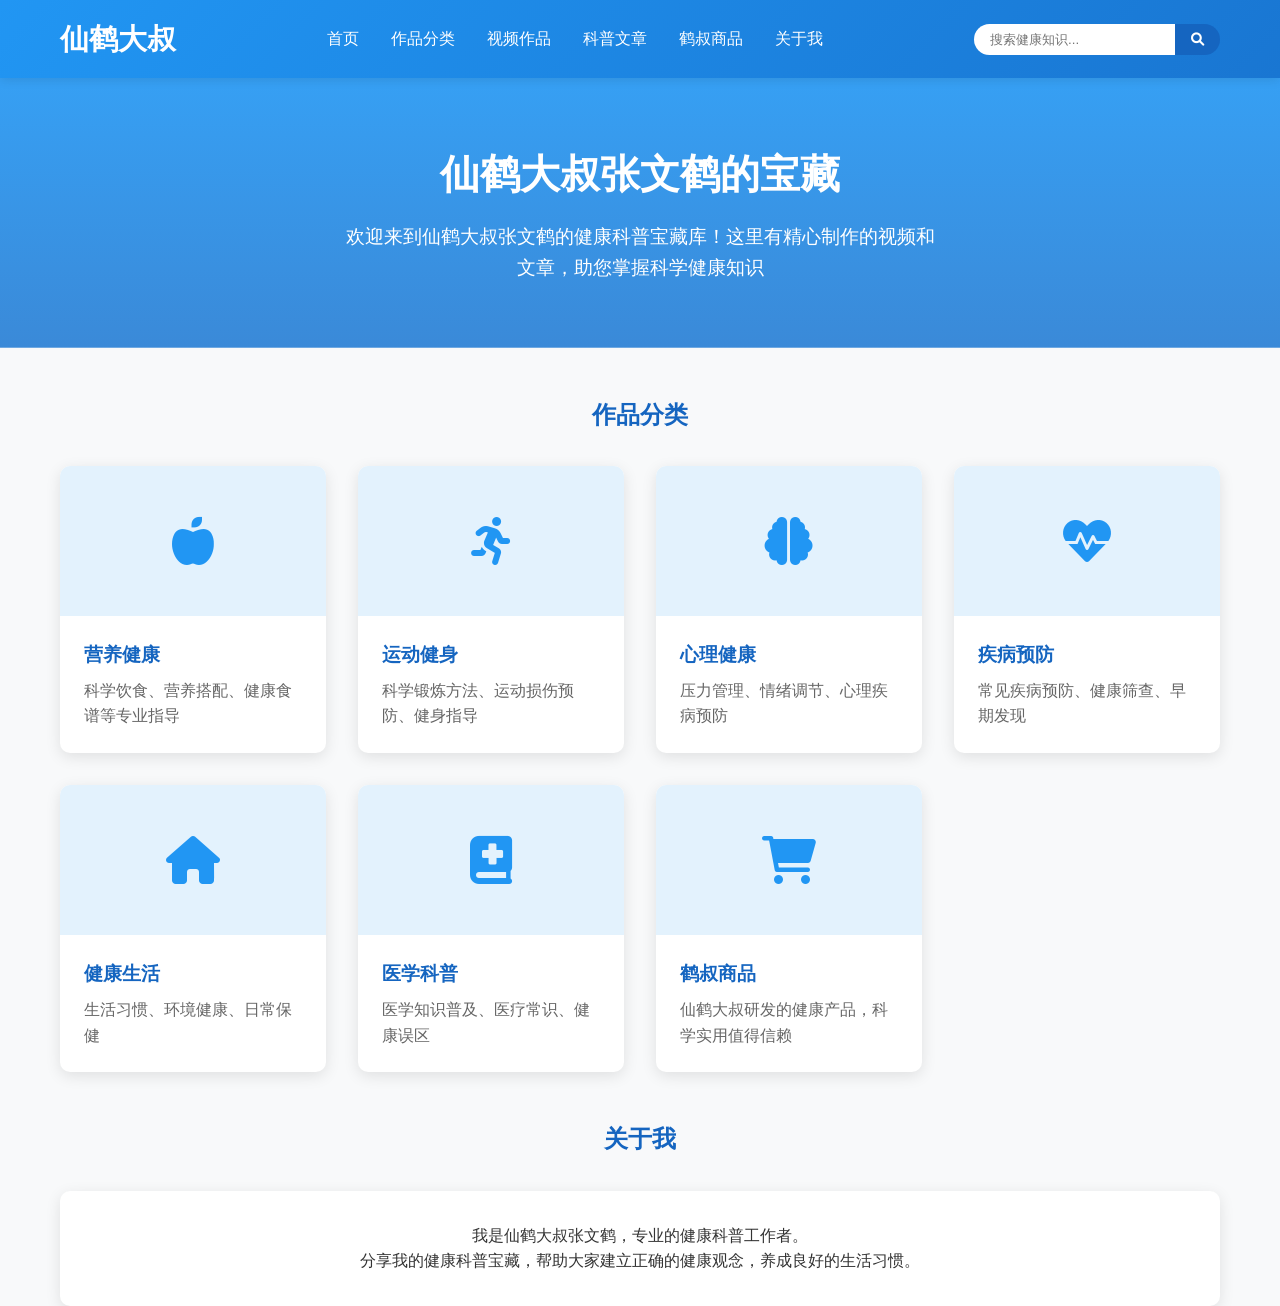
<file: index.html>
﻿<!DOCTYPE html>
<html lang="zh-CN">
<head>
    <meta charset="UTF-8">
    <meta name="viewport" content="width=device-width, initial-scale=1.0">
    <title>仙鹤大叔张文鹤的宝藏 - 健康科普知识宝库</title>
    <link rel="stylesheet" href="css/style.css">
    <link rel="stylesheet" href="https://cdnjs.cloudflare.com/ajax/libs/font-awesome/6.0.0/css/all.min.css">
</head>
<body>
    <!-- 导航栏 -->
    <nav class="navbar">
        <div class="container navbar-container">
            <a href="#" class="logo">仙鹤大叔</a>
            <ul class="nav-menu">
                <li><a href="#hero">首页</a></li>
                <li><a href="#categories">作品分类</a></li>
                <li><a href="pages/videos.html">视频作品</a></li>
                <li><a href="pages/articles.html">科普文章</a></li>
                <li><a href="pages/products.html">鹤叔商品</a></li>
                <li><a href="#about">关于我</a></li>
            </ul>
            <form class="search-box">
                <input type="text" class="search-input" placeholder="搜索健康知识...">
                <button type="submit" class="search-btn"><i class="fas fa-search"></i></button>
            </form>
        </div>
    </nav>

    <!-- 英雄区域 -->
    <section class="hero" id="hero">
        <div class="container">
            <h1>仙鹤大叔张文鹤的宝藏</h1>
            <p>欢迎来到仙鹤大叔张文鹤的健康科普宝藏库！这里有精心制作的视频和文章，助您掌握科学健康知识</p>
        </div>
    </section>

    <!-- 作品分类展示区域 -->
    <section class="categories" id="categories">
        <div class="container">
            <h2 class="section-title">作品分类</h2>
            <div class="categories-grid">
                <!-- 营养分类 -->
                <div class="category-card">
                    <div class="category-img">
                        <i class="fas fa-apple-alt"></i>
                    </div>
                    <div class="category-content">
                        <h3>营养健康</h3>
                        <p>科学饮食、营养搭配、健康食谱等专业指导</p>
                    </div>
                </div>
                
                <!-- 运动分类 -->
                <div class="category-card">
                    <div class="category-img">
                        <i class="fas fa-running"></i>
                    </div>
                    <div class="category-content">
                        <h3>运动健身</h3>
                        <p>科学锻炼方法、运动损伤预防、健身指导</p>
                    </div>
                </div>
                
                <!-- 心理健康分类 -->
                <div class="category-card">
                    <div class="category-img">
                        <i class="fas fa-brain"></i>
                    </div>
                    <div class="category-content">
                        <h3>心理健康</h3>
                        <p>压力管理、情绪调节、心理疾病预防</p>
                    </div>
                </div>
                
                <!-- 疾病预防分类 -->
                <div class="category-card">
                    <div class="category-img">
                        <i class="fas fa-heartbeat"></i>
                    </div>
                    <div class="category-content">
                        <h3>疾病预防</h3>
                        <p>常见疾病预防、健康筛查、早期发现</p>
                    </div>
                </div>
                
                <!-- 健康生活分类 -->
                <div class="category-card">
                    <div class="category-img">
                        <i class="fas fa-home"></i>
                    </div>
                    <div class="category-content">
                        <h3>健康生活</h3>
                        <p>生活习惯、环境健康、日常保健</p>
                    </div>
                </div>
                
                <!-- 医学科普分类 -->
                <div class="category-card">
                    <div class="category-img">
                        <i class="fas fa-book-medical"></i>
                    </div>
                    <div class="category-content">
                        <h3>医学科普</h3>
                        <p>医学知识普及、医疗常识、健康误区</p>
                    </div>
                </div>
                
                <!-- 鹤叔商品分类 -->
                <div class="category-card">
                    <div class="category-img">
                        <i class="fas fa-shopping-cart"></i>
                    </div>
                    <div class="category-content">
                        <h3>鹤叔商品</h3>
                        <p>仙鹤大叔研发的健康产品，科学实用值得信赖</p>
                    </div>
                </div>
            </div>
        </div>
    </section>

    <!-- 关于我区域 -->
    <section class="about" id="about"><div class="container"><h2 class="section-title">关于我</h2><div style="text-align: center; padding: 2rem; background: white; border-radius: 10px; box-shadow: 0 4px 15px rgba(0,0,0,0.1);"><p>我是仙鹤大叔张文鹤，专业的健康科普工作者。</p><p>分享我的健康科普宝藏，帮助大家建立正确的健康观念，养成良好的生活习惯。</p></div></div></section>

    <script src="js/main.js"></script>
</body>
</html>
</file>
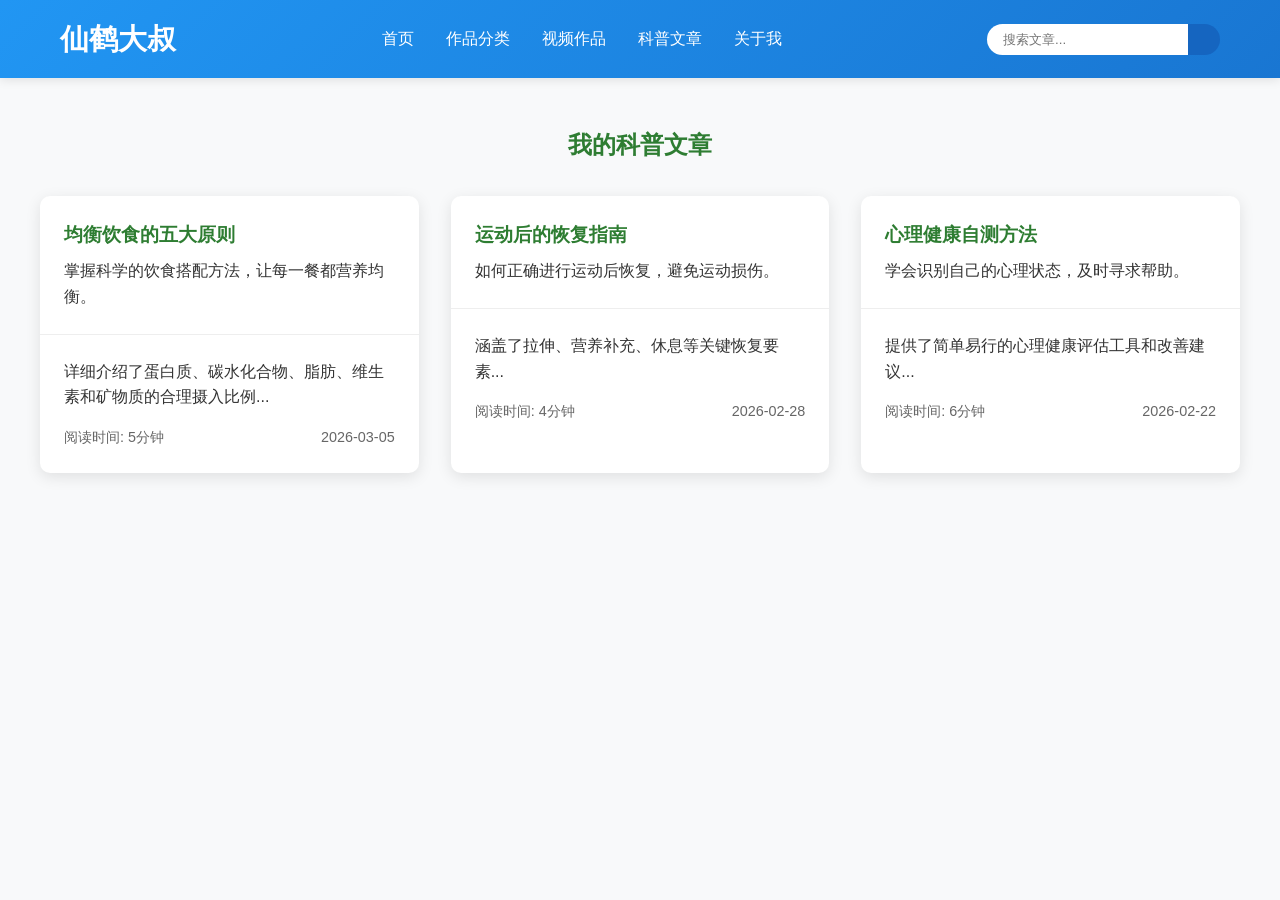
<file: pages/articles.html>
﻿<!DOCTYPE html>
<html lang="zh-CN">
<head>
    <meta charset="UTF-8">
    <meta name="viewport" content="width=device-width, initial-scale=1.0">
    <title>仙鹤大叔张文鹤的宝藏 - 科普文章</title>
    <link rel="stylesheet" href="../css/style.css">
    <style>
        .articles-grid { display: grid; grid-template-columns: repeat(auto-fit, minmax(300px, 1fr)); gap: 2rem; margin-top: 2rem; }
        .article-card { background: white; border-radius: 10px; overflow: hidden; box-shadow: 0 4px 15px rgba(0,0,0,0.1); }
        .article-header { padding: 1.5rem; border-bottom: 1px solid #eee; }
        .article-content { padding: 1.5rem; }
        .article-title { color: #2E7D32; margin-bottom: 0.5rem; }
        .article-meta { display: flex; justify-content: space-between; color: #666; font-size: 0.9rem; margin-top: 1rem; }
    </style>
</head>
<body>
    <nav class="navbar">
        <div class="container navbar-container">
            <a href="../index.html" class="logo">仙鹤大叔</a>
            <ul class="nav-menu">
                <li><a href="../index.html#hero">首页</a></li>
                <li><a href="../index.html#categories">作品分类</a></li>
                <li><a href="videos.html">视频作品</a></li>
                <li><a href="#">科普文章</a></li>
                <li><a href="../index.html#about">关于我</a></li>
            </ul>
            <form class="search-box">
                <input type="text" class="search-input" placeholder="搜索文章...">
                <button type="submit" class="search-btn"><i class="fas fa-search"></i></button>
            </form>
        </div>
    </nav>

    <section class="container" style="padding: 3rem 0;">
        <h1 style="text-align: center; color: #2E7D32; margin-bottom: 2rem;">我的科普文章</h1>
        
        <div class="articles-grid">
            <div class="article-card">
                <div class="article-header">
                    <h3 class="article-title">均衡饮食的五大原则</h3>
                    <p>掌握科学的饮食搭配方法，让每一餐都营养均衡。</p>
                </div>
                <div class="article-content">
                    <p>详细介绍了蛋白质、碳水化合物、脂肪、维生素和矿物质的合理摄入比例...</p>
                    <div class="article-meta">
                        <span>阅读时间: 5分钟</span>
                        <span>2026-03-05</span>
                    </div>
                </div>
            </div>
            
            <div class="article-card">
                <div class="article-header">
                    <h3 class="article-title">运动后的恢复指南</h3>
                    <p>如何正确进行运动后恢复，避免运动损伤。</p>
                </div>
                <div class="article-content">
                    <p>涵盖了拉伸、营养补充、休息等关键恢复要素...</p>
                    <div class="article-meta">
                        <span>阅读时间: 4分钟</span>
                        <span>2026-02-28</span>
                    </div>
                </div>
            </div>
            
            <div class="article-card">
                <div class="article-header">
                    <h3 class="article-title">心理健康自测方法</h3>
                    <p>学会识别自己的心理状态，及时寻求帮助。</p>
                </div>
                <div class="article-content">
                    <p>提供了简单易行的心理健康评估工具和改善建议...</p>
                    <div class="article-meta">
                        <span>阅读时间: 6分钟</span>
                        <span>2026-02-22</span>
                    </div>
                </div>
            </div>
        </div>
    </section>

    <script src="../js/main.js"></script>
</body>
</html>
</file>
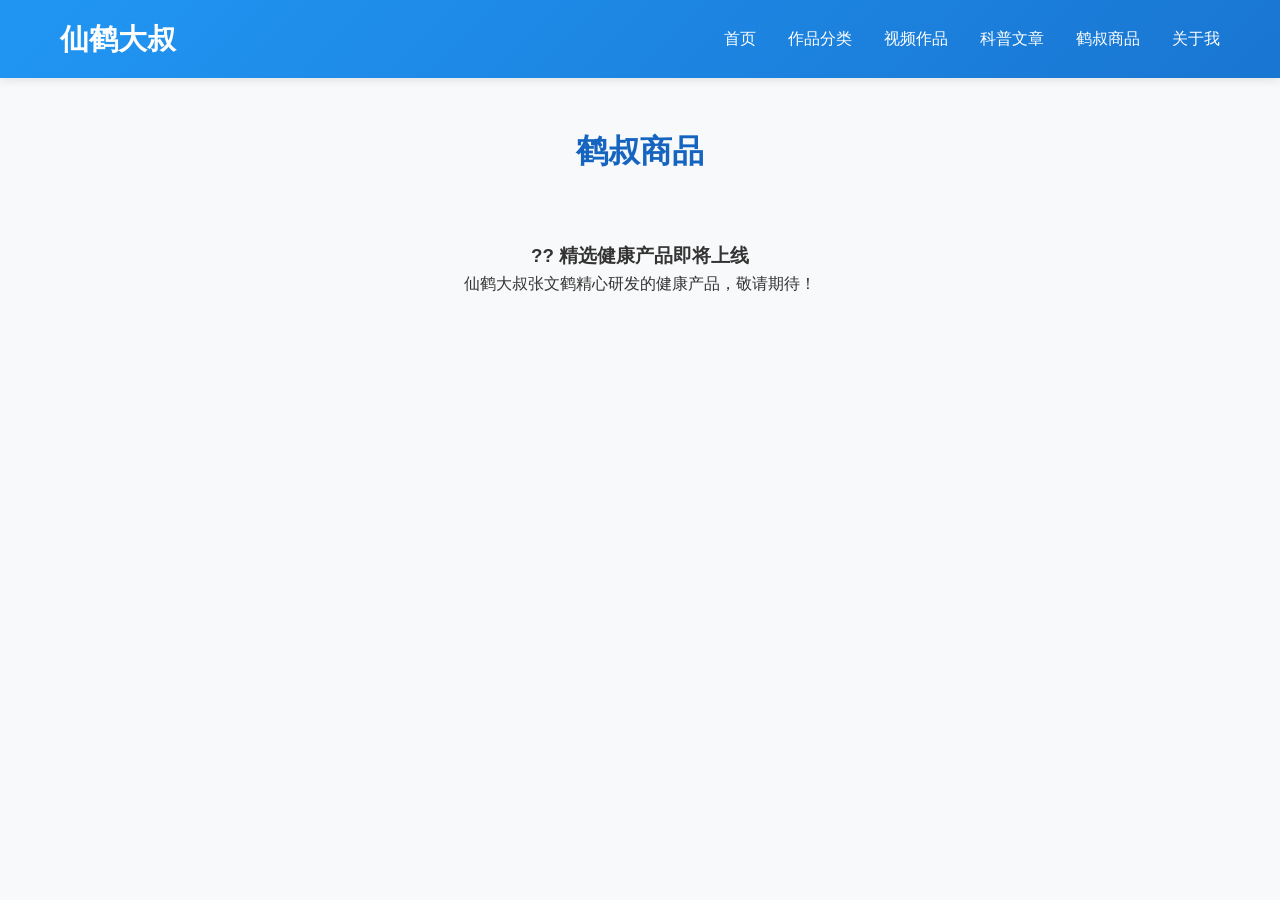
<file: pages/products.html>
﻿<!DOCTYPE html><html lang='zh-CN'><head><meta charset='UTF-8'><meta name='viewport' content='width=device-width, initial-scale=1.0'><title>鹤叔商品 - 仙鹤大叔张文鹤的宝藏</title><link rel='stylesheet' href='../css/style.css'></head><body><nav class='navbar'><div class='container navbar-container'><a href='../index.html' class='logo'>仙鹤大叔</a><ul class='nav-menu'><li><a href='../index.html#hero'>首页</a></li><li><a href='../index.html#categories'>作品分类</a></li><li><a href='videos.html'>视频作品</a></li><li><a href='articles.html'>科普文章</a></li><li><a href='#'>鹤叔商品</a></li><li><a href='../index.html#about'>关于我</a></li></ul></div></nav><div class='container' style='padding: 3rem 0;'><h1 style='text-align: center; color: #1565C0;'>鹤叔商品</h1><div style='text-align: center; padding: 2rem; background: #f8f9fa; border-radius: 10px; margin: 2rem 0;'><h3>?? 精选健康产品即将上线</h3><p>仙鹤大叔张文鹤精心研发的健康产品，敬请期待！</p></div></div></body></html>
</file>
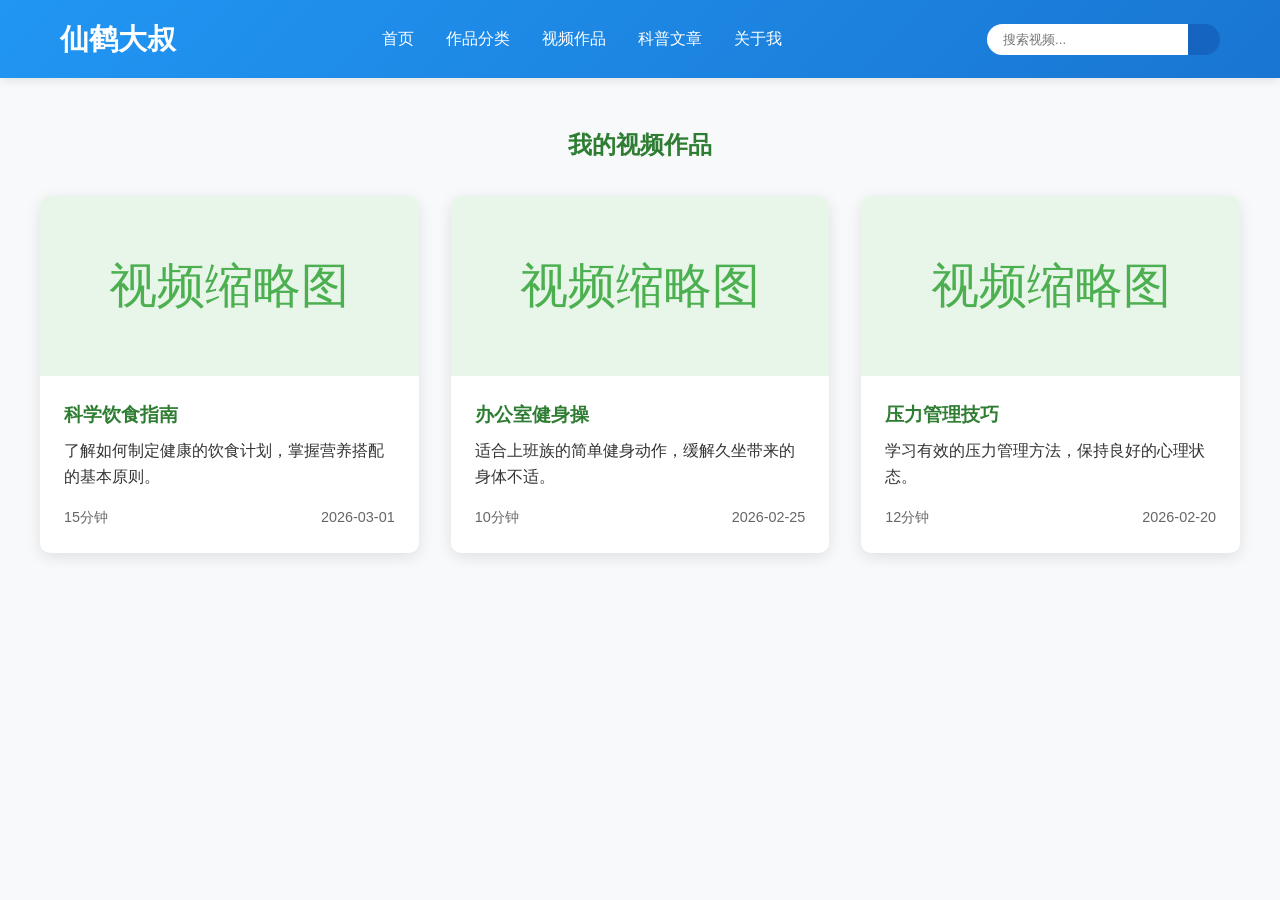
<file: pages/videos.html>
﻿<!DOCTYPE html>
<html lang="zh-CN">
<head>
    <meta charset="UTF-8">
    <meta name="viewport" content="width=device-width, initial-scale=1.0">
    <title>仙鹤大叔张文鹤的宝藏 - 视频作品</title>
    <link rel="stylesheet" href="../css/style.css">
    <style>
        .videos-grid { display: grid; grid-template-columns: repeat(auto-fit, minmax(300px, 1fr)); gap: 2rem; margin-top: 2rem; }
        .video-card { background: white; border-radius: 10px; overflow: hidden; box-shadow: 0 4px 15px rgba(0,0,0,0.1); }
        .video-thumbnail { height: 180px; background: #e8f5e9; display: flex; align-items: center; justify-content: center; color: #4CAF50; font-size: 3rem; }
        .video-info { padding: 1.5rem; }
        .video-info h3 { margin-bottom: 0.5rem; color: #2E7D32; }
        .video-meta { display: flex; justify-content: space-between; color: #666; font-size: 0.9rem; margin-top: 1rem; }
    </style>
</head>
<body>
    <nav class="navbar">
        <div class="container navbar-container">
            <a href="../index.html" class="logo">仙鹤大叔</a>
            <ul class="nav-menu">
                <li><a href="../index.html#hero">首页</a></li>
                <li><a href="../index.html#categories">作品分类</a></li>
                <li><a href="#">视频作品</a></li>
                <li><a href="articles.html">科普文章</a></li>
                <li><a href="../index.html#about">关于我</a></li>
            </ul>
            <form class="search-box">
                <input type="text" class="search-input" placeholder="搜索视频...">
                <button type="submit" class="search-btn"><i class="fas fa-search"></i></button>
            </form>
        </div>
    </nav>

    <section class="container" style="padding: 3rem 0;">
        <h1 style="text-align: center; color: #2E7D32; margin-bottom: 2rem;">我的视频作品</h1>
        
        <div class="videos-grid">
            <div class="video-card">
                <div class="video-thumbnail">
                    视频缩略图
                </div>
                <div class="video-info">
                    <h3>科学饮食指南</h3>
                    <p>了解如何制定健康的饮食计划，掌握营养搭配的基本原则。</p>
                    <div class="video-meta">
                        <span>15分钟</span>
                        <span>2026-03-01</span>
                    </div>
                </div>
            </div>
            
            <div class="video-card">
                <div class="video-thumbnail">
                    视频缩略图
                </div>
                <div class="video-info">
                    <h3>办公室健身操</h3>
                    <p>适合上班族的简单健身动作，缓解久坐带来的身体不适。</p>
                    <div class="video-meta">
                        <span>10分钟</span>
                        <span>2026-02-25</span>
                    </div>
                </div>
            </div>
            
            <div class="video-card">
                <div class="video-thumbnail">
                    视频缩略图
                </div>
                <div class="video-info">
                    <h3>压力管理技巧</h3>
                    <p>学习有效的压力管理方法，保持良好的心理状态。</p>
                    <div class="video-meta">
                        <span>12分钟</span>
                        <span>2026-02-20</span>
                    </div>
                </div>
            </div>
        </div>
    </section>

    <script src="../js/main.js"></script>
</body>
</html>
</file>
<file: css/style.css>
﻿/* 健康科普网站基础样式 */ * { margin: 0; padding: 0; box-sizing: border-box; } body { font-family: 'Microsoft YaHei', Arial, sans-serif; line-height: 1.6; color: #333; background-color: #f8f9fa; } .container { width: 100%; max-width: 1200px; margin: 0 auto; padding: 0 20px; } /* 导航栏样式 */ .navbar { background: linear-gradient(135deg, #2196F3, #1976D2); padding: 1rem 0; position: sticky; top: 0; z-index: 1000; box-shadow: 0 2px 10px rgba(0,0,0,0.1); } .navbar-container { display: flex; justify-content: space-between; align-items: center; } .logo { color: white; font-size: 1.8rem; font-weight: bold; text-decoration: none; } .nav-menu { display: flex; list-style: none; gap: 2rem; } .nav-menu a { color: white; text-decoration: none; font-weight: 500; transition: color 0.3s ease; } .nav-menu a:hover { color: #e3f2fd; } .search-box { display: flex; } .search-input { padding: 0.5rem 1rem; border: none; border-radius: 20px 0 0 20px; outline: none; } .search-btn { background: #1565C0; color: white; border: none; padding: 0.5rem 1rem; border-radius: 0 20px 20px 0; cursor: pointer; } /* 英雄区域 */ .hero { background: linear-gradient(rgba(33, 150, 243, 0.9), rgba(25, 118, 210, 0.85)) center/cover; color: white; text-align: center; padding: 4rem 0; } .hero h1 { font-size: 2.5rem; margin-bottom: 1rem; } .hero p { font-size: 1.2rem; max-width: 600px; margin: 0 auto; } /* 分类展示区域 */ .categories { padding: 3rem 0; } .section-title { text-align: center; margin-bottom: 2rem; color: #1565C0; } .categories-grid { display: grid; grid-template-columns: repeat(auto-fit, minmax(250px, 1fr)); gap: 2rem; } .category-card { background: white; border-radius: 10px; overflow: hidden; box-shadow: 0 4px 15px rgba(0,0,0,0.1); transition: transform 0.3s ease, box-shadow 0.3s ease; } .category-card:hover { transform: translateY(-5px); box-shadow: 0 8px 25px rgba(0,0,0,0.15); } .category-img { height: 150px; background: #e3f2fd; display: flex; align-items: center; justify-content: center; color: #2196F3; font-size: 3rem; } .category-content { padding: 1.5rem; } .category-content h3 { margin-bottom: 0.5rem; color: #1565C0; } .category-content p { color: #666; } /* 响应式设计 */ @media (max-width: 768px) { .navbar-container { flex-direction: column; gap: 1rem; } .nav-menu { flex-wrap: wrap; justify-content: center; } .hero h1 { font-size: 2rem; } .hero p { font-size: 1rem; } } @media (max-width: 480px) { .categories-grid { grid-template-columns: 1fr; } .search-box { width: 100%; } .search-input, .search-btn { width: 100%; border-radius: 20px; } }
</file>
